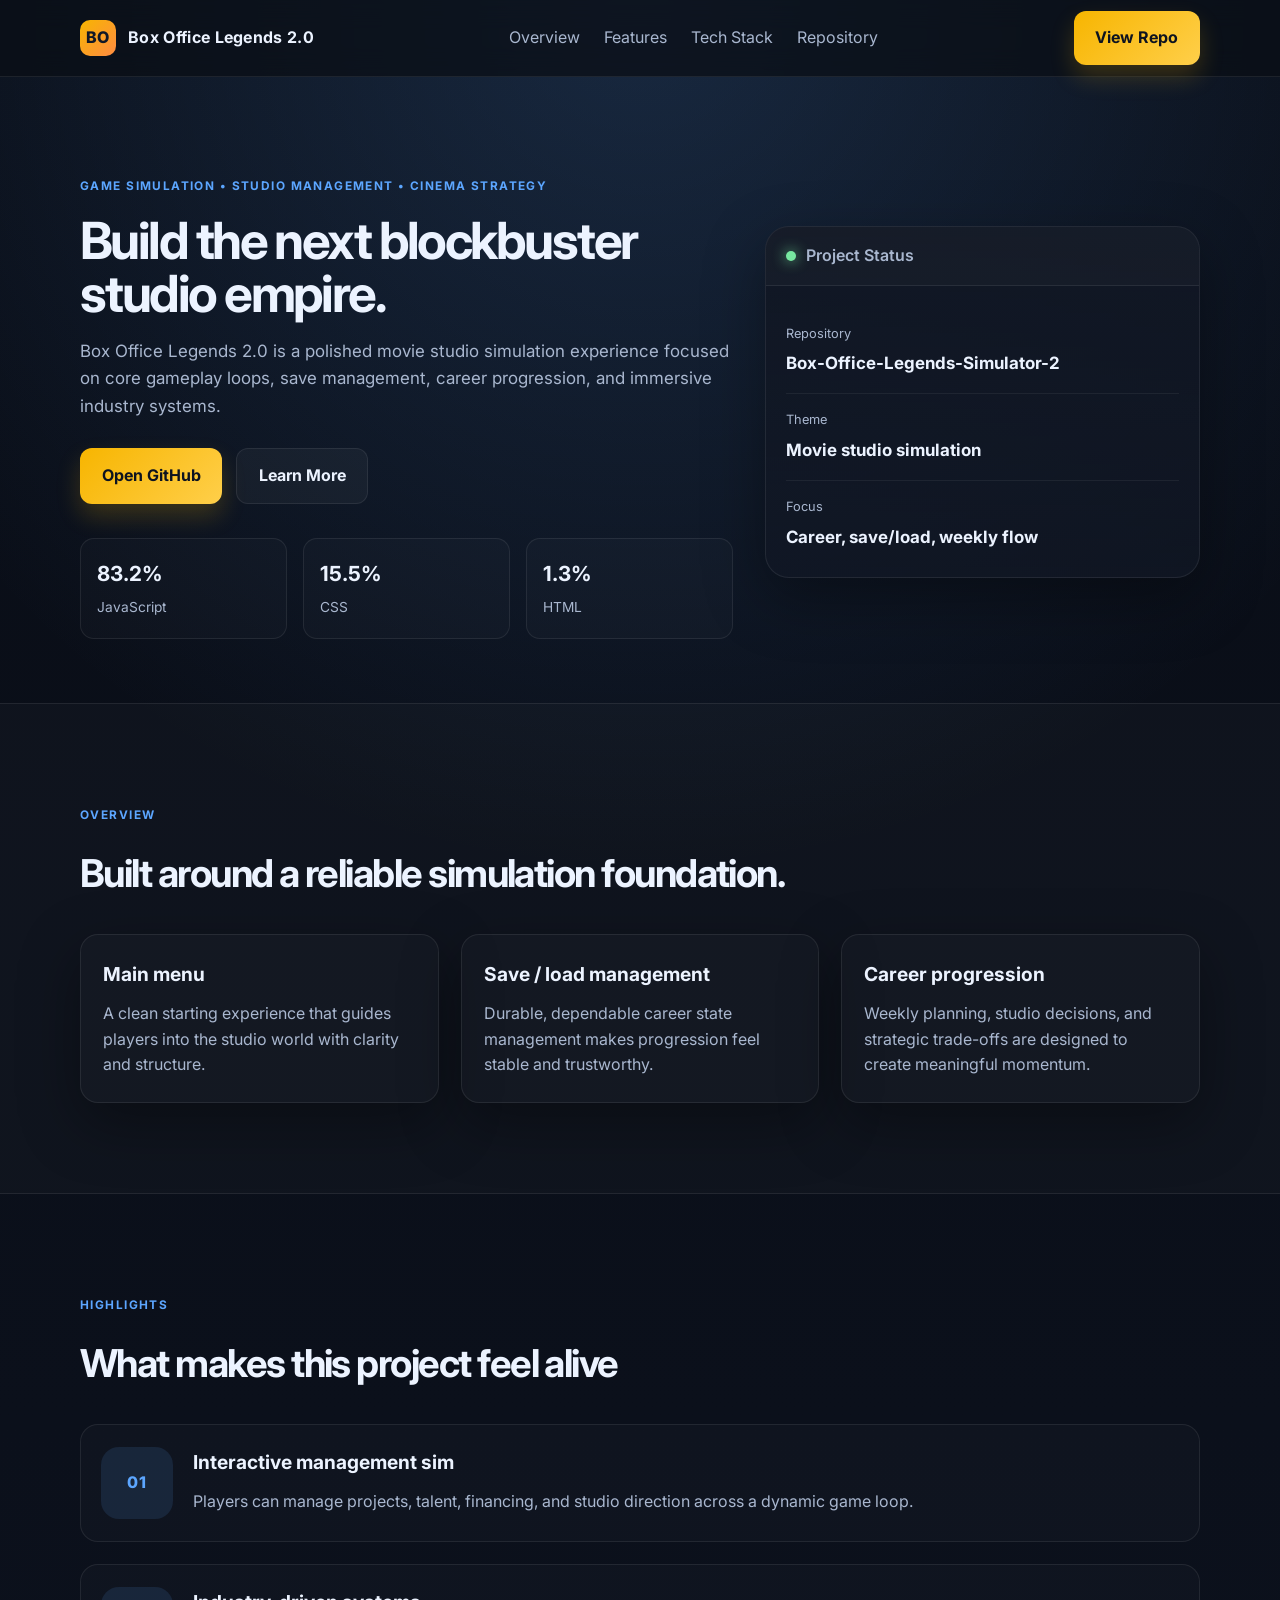
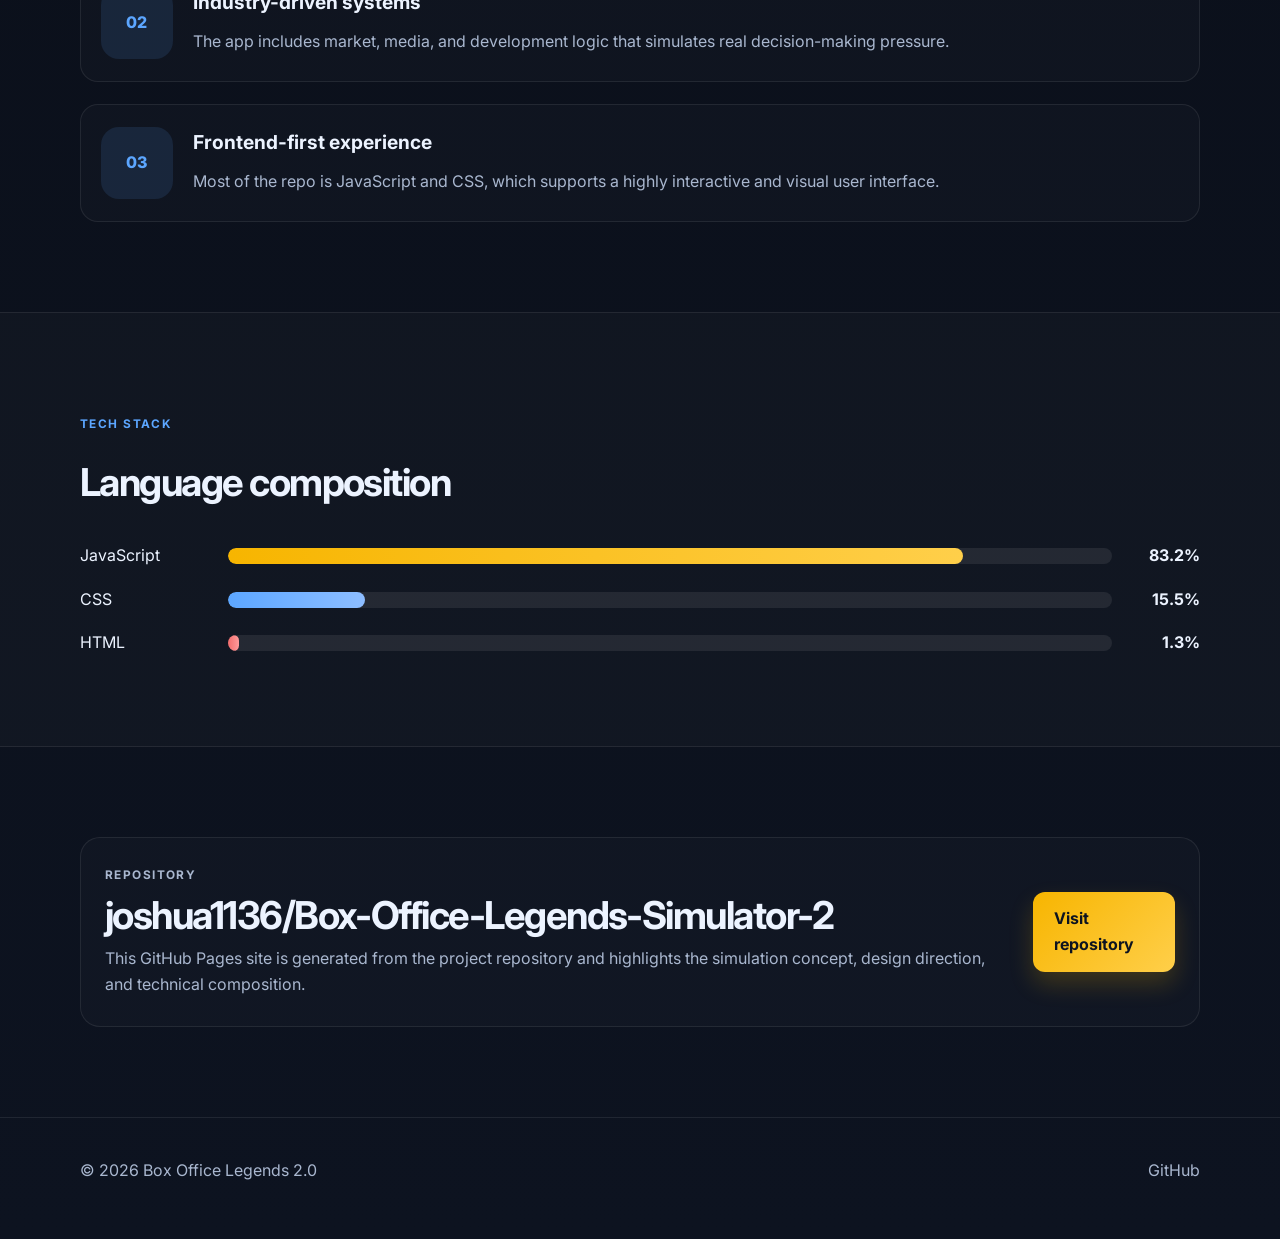
<file: docs/index.html>
<!DOCTYPE html>
<html lang="en">
  <head>
    <meta charset="UTF-8" />
    <meta name="viewport" content="width=device-width, initial-scale=1.0" />
    <meta
      name="description"
      content="Box Office Legends 2.0 — a movie studio simulation project and interactive web app built for GitHub Pages."
    />
    <title>Box Office Legends 2.0</title>
    <link rel="preconnect" href="https://fonts.googleapis.com" />
    <link rel="preconnect" href="https://fonts.gstatic.com" crossorigin />
    <link
      href="https://fonts.googleapis.com/css2?family=Inter:wght@400;500;600;700;800&display=swap"
      rel="stylesheet"
    />
    <link rel="stylesheet" href="styles.css" />
  </head>
  <body>
    <header class="site-header">
      <div class="container nav">
        <div class="brand">
          <span class="brand-mark">BO</span>
          <span>Box Office Legends 2.0</span>
        </div>
        <nav class="nav-links" aria-label="Main navigation">
          <a href="#overview">Overview</a>
          <a href="#features">Features</a>
          <a href="#tech-stack">Tech Stack</a>
          <a href="#repo">Repository</a>
        </nav>
        <a class="button button-primary" href="https://github.com/joshua1136/Box-Office-Legends-Simulator-2" target="_blank" rel="noreferrer">View Repo</a>
      </div>
    </header>

    <main>
      <section class="hero">
        <div class="container hero-grid">
          <div class="hero-copy">
            <p class="eyebrow">Game simulation • Studio management • Cinema strategy</p>
            <h1>Build the next blockbuster studio empire.</h1>
            <p class="subtitle">
              Box Office Legends 2.0 is a polished movie studio simulation experience focused on core gameplay loops, save management, career progression, and immersive industry systems.
            </p>

            <div class="cta-row">
              <a class="button button-primary" href="https://github.com/joshua1136/Box-Office-Legends-Simulator-2" target="_blank" rel="noreferrer">Open GitHub</a>
              <a class="button button-secondary" href="#overview">Learn More</a>
            </div>

            <ul class="quick-stats" aria-label="Project stats">
              <li>
                <strong>83.2%</strong>
                <span>JavaScript</span>
              </li>
              <li>
                <strong>15.5%</strong>
                <span>CSS</span>
              </li>
              <li>
                <strong>1.3%</strong>
                <span>HTML</span>
              </li>
            </ul>
          </div>

          <div class="hero-panel" aria-label="Project summary card">
            <div class="panel-top">
              <span class="status-dot"></span>
              <span>Project Status</span>
            </div>
            <div class="panel-body">
              <div class="metric-block">
                <span class="label">Repository</span>
                <strong>Box-Office-Legends-Simulator-2</strong>
              </div>
              <div class="metric-block">
                <span class="label">Theme</span>
                <strong>Movie studio simulation</strong>
              </div>
              <div class="metric-block">
                <span class="label">Focus</span>
                <strong>Career, save/load, weekly flow</strong>
              </div>
            </div>
          </div>
        </div>
      </section>

      <section id="overview" class="section section-dark">
        <div class="container">
          <div class="section-heading">
            <p class="eyebrow">Overview</p>
            <h2>Built around a reliable simulation foundation.</h2>
          </div>

          <div class="feature-grid">
            <article class="info-card">
              <h3>Main menu</h3>
              <p>
                A clean starting experience that guides players into the studio world with clarity and structure.
              </p>
            </article>
            <article class="info-card">
              <h3>Save / load management</h3>
              <p>
                Durable, dependable career state management makes progression feel stable and trustworthy.
              </p>
            </article>
            <article class="info-card">
              <h3>Career progression</h3>
              <p>
                Weekly planning, studio decisions, and strategic trade-offs are designed to create meaningful momentum.
              </p>
            </article>
          </div>
        </div>
      </section>

      <section id="features" class="section">
        <div class="container">
          <div class="section-heading">
            <p class="eyebrow">Highlights</p>
            <h2>What makes this project feel alive</h2>
          </div>

          <div class="feature-list">
            <div class="feature-item">
              <span class="feature-number">01</span>
              <div>
                <h3>Interactive management sim</h3>
                <p>Players can manage projects, talent, financing, and studio direction across a dynamic game loop.</p>
              </div>
            </div>
            <div class="feature-item">
              <span class="feature-number">02</span>
              <div>
                <h3>Industry-driven systems</h3>
                <p>The app includes market, media, and development logic that simulates real decision-making pressure.</p>
              </div>
            </div>
            <div class="feature-item">
              <span class="feature-number">03</span>
              <div>
                <h3>Frontend-first experience</h3>
                <p>Most of the repo is JavaScript and CSS, which supports a highly interactive and visual user interface.</p>
              </div>
            </div>
          </div>
        </div>
      </section>

      <section id="tech-stack" class="section section-dark">
        <div class="container">
          <div class="section-heading">
            <p class="eyebrow">Tech Stack</p>
            <h2>Language composition</h2>
          </div>

          <div class="chart">
            <div class="bar-row">
              <span class="label">JavaScript</span>
              <div class="bar-track"><span class="bar fill-js" style="width: 83.2%"></span></div>
              <span class="value">83.2%</span>
            </div>
            <div class="bar-row">
              <span class="label">CSS</span>
              <div class="bar-track"><span class="bar fill-css" style="width: 15.5%"></span></div>
              <span class="value">15.5%</span>
            </div>
            <div class="bar-row">
              <span class="label">HTML</span>
              <div class="bar-track"><span class="bar fill-html" style="width: 1.3%"></span></div>
              <span class="value">1.3%</span>
            </div>
          </div>
        </div>
      </section>

      <section id="repo" class="section">
        <div class="container repo-panel">
          <div>
            <p class="eyebrow">Repository</p>
            <h2>joshua1136/Box-Office-Legends-Simulator-2</h2>
            <p>
              This GitHub Pages site is generated from the project repository and highlights the simulation concept, design direction, and technical composition.
            </p>
          </div>

          <a class="button button-primary" href="https://github.com/joshua1136/Box-Office-Legends-Simulator-2" target="_blank" rel="noreferrer">Visit repository</a>
        </div>
      </section>
    </main>

    <footer class="site-footer">
      <div class="container footer-row">
        <p>© <span id="year"></span> Box Office Legends 2.0</p>
        <a href="https://github.com/joshua1136/Box-Office-Legends-Simulator-2" target="_blank" rel="noreferrer">GitHub</a>
      </div>
    </footer>

    <script src="script.js"></script>
  </body>
</html>
</file>
<file: docs/styles.css>
:root {
  --bg: #0b0f1a;
  --bg-soft: #121a2b;
  --panel: rgba(18, 25, 38, 0.85);
  --panel-strong: #172033;
  --text: #ecf3ff;
  --muted: #a9b7cf;
  --primary: #f7b500;
  --primary-strong: #ffcf4a;
  --secondary: #5ca6ff;
  --border: rgba(255, 255, 255, 0.08);
  --success: #77e7a0;
  --shadow: 0 20px 60px rgba(0, 0, 0, 0.35);
}

* {
  box-sizing: border-box;
}

html {
  scroll-behavior: smooth;
}

body {
  margin: 0;
  font-family: "Inter", sans-serif;
  background:
    radial-gradient(circle at top, rgba(92, 166, 255, 0.18), transparent 30%),
    linear-gradient(180deg, #090d16 0%, #0d1320 100%);
  color: var(--text);
  line-height: 1.6;
}

a {
  color: inherit;
  text-decoration: none;
}

.container {
  width: min(1120px, calc(100% - 32px));
  margin: 0 auto;
}

.site-header {
  position: sticky;
  top: 0;
  z-index: 10;
  backdrop-filter: blur(14px);
  background: rgba(10, 14, 21, 0.72);
  border-bottom: 1px solid var(--border);
}

.nav {
  display: flex;
  align-items: center;
  justify-content: space-between;
  min-height: 76px;
  gap: 16px;
}

.brand {
  display: flex;
  align-items: center;
  gap: 12px;
  font-weight: 700;
  letter-spacing: 0.02em;
}

.brand-mark {
  display: inline-flex;
  align-items: center;
  justify-content: center;
  width: 36px;
  height: 36px;
  border-radius: 10px;
  background: linear-gradient(135deg, var(--primary), #ff8c42);
  color: #111827;
  font-weight: 800;
}

.nav-links {
  display: flex;
  gap: 24px;
  color: var(--muted);
}

.button {
  display: inline-flex;
  align-items: center;
  justify-content: center;
  padding: 0.9rem 1.35rem;
  border-radius: 12px;
  font-weight: 700;
  transition: transform 0.2s ease, box-shadow 0.2s ease;
}

.button:hover {
  transform: translateY(-1px);
}

.button-primary {
  background: linear-gradient(135deg, var(--primary), var(--primary-strong));
  color: #0d1320;
  box-shadow: 0 12px 24px rgba(247, 181, 0, 0.2);
}

.button-secondary {
  background: rgba(255, 255, 255, 0.04);
  border: 1px solid var(--border);
  color: var(--text);
}

.hero {
  padding: 88px 0 64px;
}

.hero-grid {
  display: grid;
  grid-template-columns: 1.2fr 0.8fr;
  gap: 32px;
  align-items: center;
}

.eyebrow {
  text-transform: uppercase;
  letter-spacing: 0.12em;
  font-size: 0.74rem;
  font-weight: 700;
  color: var(--secondary);
  margin-bottom: 18px;
}

h1 {
  font-size: clamp(2.6rem, 4vw, 5rem);
  line-height: 1.04;
  margin: 0 0 18px;
  letter-spacing: -0.05em;
}

h2 {
  margin: 0;
  font-size: clamp(2rem, 3vw, 3rem);
  letter-spacing: -0.04em;
}

h3 {
  margin-top: 0;
  margin-bottom: 0.7rem;
  font-size: 1.2rem;
}

.subtitle {
  color: var(--muted);
  font-size: 1.06rem;
  max-width: 60ch;
}

.cta-row {
  display: flex;
  flex-wrap: wrap;
  gap: 14px;
  margin-top: 28px;
}

.quick-stats {
  list-style: none;
  display: grid;
  grid-template-columns: repeat(3, minmax(0, 1fr));
  gap: 16px;
  padding: 0;
  margin: 34px 0 0;
}

.quick-stats li {
  background: rgba(255, 255, 255, 0.02);
  border: 1px solid var(--border);
  border-radius: 14px;
  padding: 18px 16px;
}

.quick-stats strong {
  display: block;
  font-size: 1.3rem;
  margin-bottom: 4px;
}

.quick-stats span {
  color: var(--muted);
  font-size: 0.86rem;
}

.hero-panel {
  background: linear-gradient(180deg, rgba(17, 23, 36, 0.95), rgba(17, 23, 36, 0.75));
  border: 1px solid var(--border);
  border-radius: 24px;
  box-shadow: var(--shadow);
  overflow: hidden;
}

.panel-top {
  display: flex;
  align-items: center;
  gap: 10px;
  padding: 16px 20px;
  border-bottom: 1px solid var(--border);
  background: rgba(255, 255, 255, 0.02);
  color: var(--muted);
  font-weight: 600;
}

.status-dot {
  width: 10px;
  height: 10px;
  border-radius: 50%;
  background: var(--success);
  box-shadow: 0 0 14px rgba(119, 231, 160, 0.95);
}

.panel-body {
  padding: 22px 20px 10px;
}

.metric-block {
  padding: 16px 0;
  border-bottom: 1px solid rgba(255, 255, 255, 0.06);
}

.metric-block:last-child {
  border-bottom: none;
}

.metric-block .label {
  display: block;
  color: var(--muted);
  font-size: 0.8rem;
  margin-bottom: 6px;
}

.metric-block strong {
  font-size: 1.06rem;
}

.section {
  padding: 90px 0;
}

.section-dark {
  background: rgba(255, 255, 255, 0.02);
  border-top: 1px solid var(--border);
  border-bottom: 1px solid var(--border);
}

.section-heading {
  margin-bottom: 30px;
}

.feature-grid {
  display: grid;
  grid-template-columns: repeat(3, minmax(0, 1fr));
  gap: 22px;
}

.info-card {
  background: rgba(255, 255, 255, 0.02);
  border: 1px solid var(--border);
  border-radius: 18px;
  padding: 24px 22px;
  box-shadow: var(--shadow);
}

.info-card p,
.feature-item p,
.repo-panel p {
  color: var(--muted);
  margin: 0;
}

.feature-list {
  display: grid;
  gap: 22px;
}

.feature-item {
  display: grid;
  grid-template-columns: 72px 1fr;
  gap: 20px;
  padding: 22px 20px;
  border: 1px solid var(--border);
  background: rgba(255, 255, 255, 0.02);
  border-radius: 18px;
}

.feature-number {
  display: inline-flex;
  align-items: center;
  justify-content: center;
  width: 72px;
  height: 72px;
  border-radius: 18px;
  background: rgba(92, 166, 255, 0.12);
  color: var(--secondary);
  font-weight: 800;
  letter-spacing: 0.06em;
}

.chart {
  display: grid;
  gap: 18px;
}

.bar-row {
  display: grid;
  grid-template-columns: 130px 1fr 70px;
  gap: 18px;
  align-items: center;
}

.bar-track {
  height: 16px;
  background: rgba(255, 255, 255, 0.08);
  border-radius: 999px;
  overflow: hidden;
}

.bar {
  display: block;
  height: 100%;
  border-radius: inherit;
}

.fill-js {
  background: linear-gradient(90deg, #f7b500, #ffcf4a);
}

.fill-css {
  background: linear-gradient(90deg, #5ca6ff, #8dbdff);
}

.fill-html {
  background: linear-gradient(90deg, #f26d6d, #ff9b9b);
}

.value {
  text-align: right;
  font-weight: 700;
}

.repo-panel {
  display: flex;
  align-items: center;
  justify-content: space-between;
  gap: 24px;
  border: 1px solid var(--border);
  border-radius: 20px;
  padding: 28px 24px;
  background: rgba(255, 255, 255, 0.02);
}

.site-footer {
  border-top: 1px solid var(--border);
  padding: 24px 0 40px;
}

.footer-row {
  display: flex;
  align-items: center;
  justify-content: space-between;
  gap: 18px;
  color: var(--muted);
}

@media (max-width: 800px) {
  .nav {
    flex-wrap: wrap;
    padding: 18px 0;
  }

  .nav-links {
    order: 3;
    width: 100%;
    justify-content: center;
    flex-wrap: wrap;
  }

  .hero-grid,
  .feature-grid,
  .repo-panel {
    grid-template-columns: 1fr;
    display: grid;
  }

  .bar-row {
    grid-template-columns: 1fr;
    gap: 8px;
  }

  .value {
    text-align: left;
  }
}
</file>
